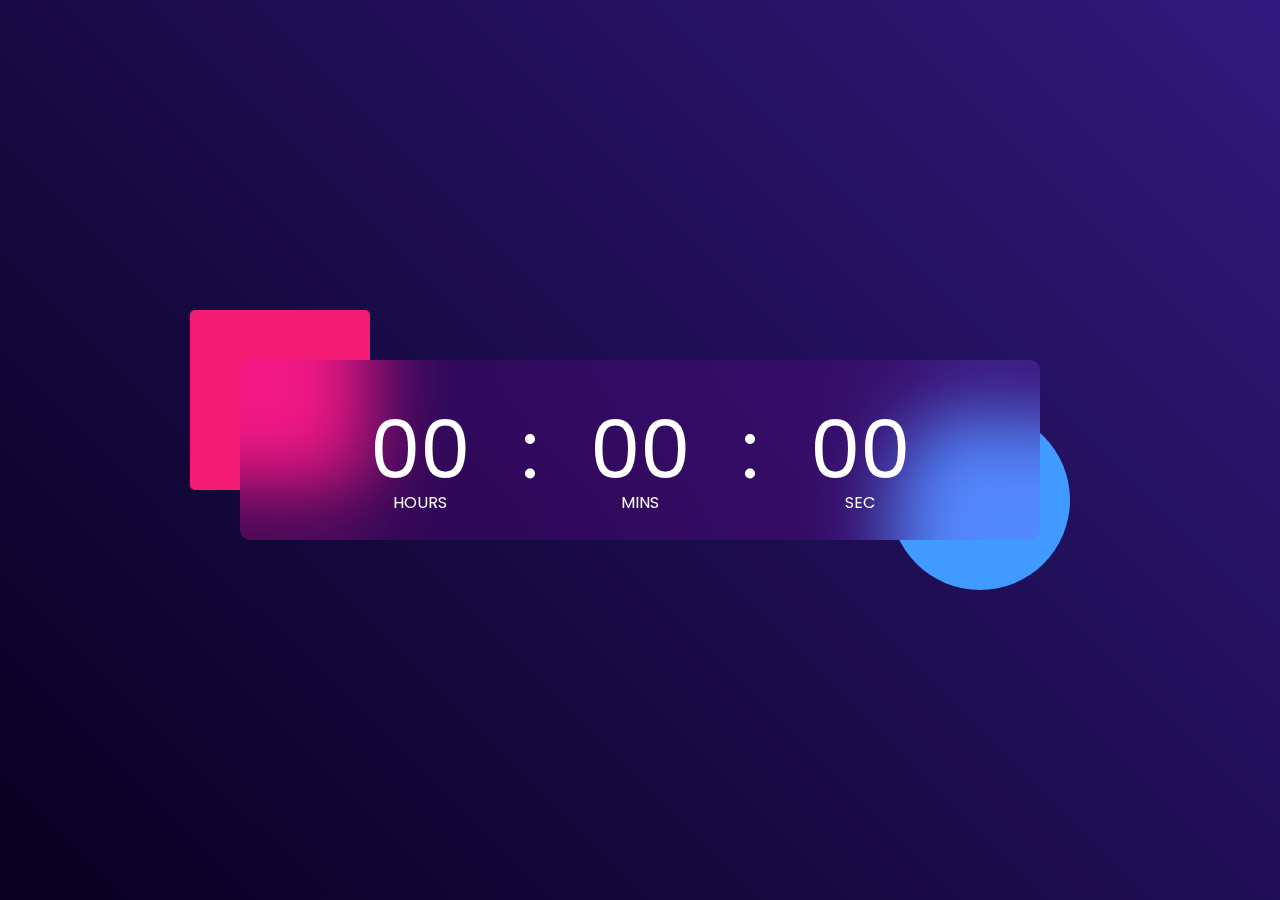
<file: clocks/index.html>
<!DOCTYPE html>
<html lang="en">
<head>
    <meta charset="UTF-8">
    <meta name="viewport" content="width=device-width, initial-scale=1.0">
    <title>Document</title>
    <link rel="preconnect" href="https://fonts.googleapis.com">
    <link rel="preconnect" href="https://fonts.gstatic.com" crossorigin>
    <link href="https://fonts.googleapis.com/css2?family=Poppins:ital,wght@0,100;0,200;0,300;0,400;0,500;0,600;0,700;0,800;0,900;1,100;1,200;1,300;1,400;1,500;1,600;1,700;1,800;1,900&display=swap" rel="stylesheet">
    <link rel="stylesheet" href="./main.css">
</head>
<body>
    <div class="hero">
        <!-- <div class="shape"></div> -->
        <div class="container">
            <div class="clock">
                <span id="hrs">00</span>
                <span>:</span>
                <span id="min">00</span>
                <span>:</span>
                <span id="sec">00</span>
            </div>
        </div>
        <div id="year"></div>
        <div id="day"></div>
    </div>
    <script src="./script.js"></script>
</body>
</html>
</file>
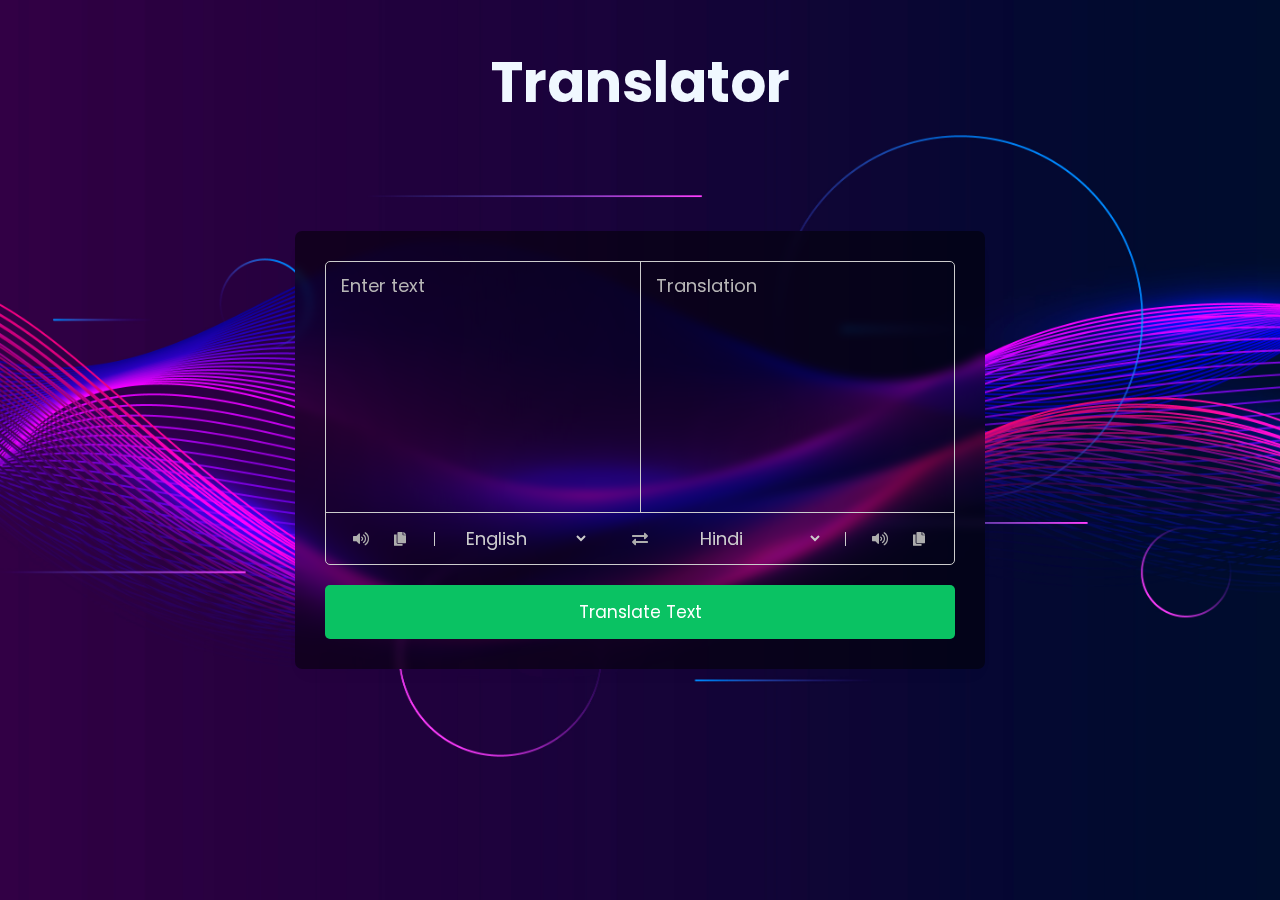
<file: translator/index.html>
<!DOCTYPE html>
<!-- Coding By CodingNepal - youtube.com/codingnepal -->
<html lang="en" dir="ltr">
  <head>
    <meta charset="utf-8">  
    <title>Language Translator | CodingNepal</title>
    <link rel="stylesheet" href="style.css">
    <meta name="viewport" content="width=device-width, initial-scale=1.0">
    <!-- Font Awesome CDN Link for Icons -->
    <link rel="stylesheet" href="https://cdnjs.cloudflare.com/ajax/libs/font-awesome/5.15.3/css/all.min.css"/>
  </head>
  <body>
    <h1 class="text">Translator</h1>
    <div class="container">
      <div class="wrapper">
        <div class="text-input">
          <textarea spellcheck="false" class="from-text" placeholder="Enter text"></textarea>
          <textarea spellcheck="false" readonly disabled class="to-text" placeholder="Translation"></textarea>
        </div>
        <ul class="controls">
          <li class="row from">
            <div class="icons">
              <i id="from" class="fas fa-volume-up"></i>
              <i id="from" class="fas fa-copy"></i>
            </div>
            <select></select>
          </li>
          <li class="exchange"><i class="fas fa-exchange-alt"></i></li>
          <li class="row to">
            <select></select>
            <div class="icons">
              <i id="to" class="fas fa-volume-up"></i>
              <i id="to" class="fas fa-copy"></i>
            </div>
          </li>
        </ul>
      </div>
      <button>Translate Text</button>
    </div>

    <script src="js/countries.js"></script>
    <script src="js/script.js"></script>

  </body>
</html>
</file>
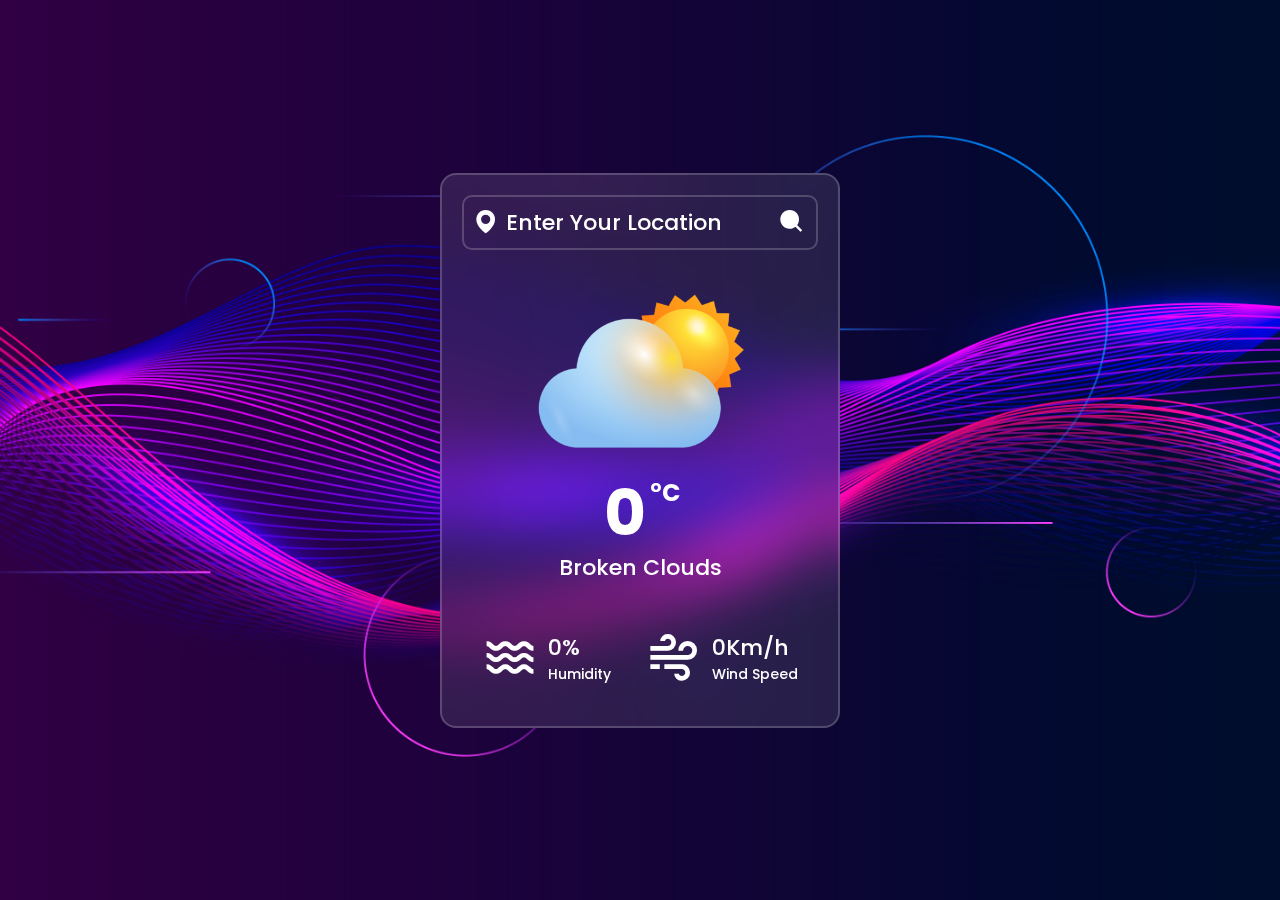
<file: weather/weather.html>
<!DOCTYPE html>
<html lang="en">
<head>
    <meta charset="UTF-8">
    <meta http-equiv="X-UA-Compatible" content="IE=edge">
    <meta name="viewport" content="width=device-width, initial-scale=1.0">
    <title>Weather App</title>
    <link rel="stylesheet" href="./weather.css">
    <link href='https://unpkg.com/boxicons@2.1.4/css/boxicons.min.css' rel='stylesheet'>
</head>
<body>

    <div class="container">
        <div class="search-box">
            <i class="bx bxs-map"></i>
            <input type="text" placeholder="enter your location">
            <button class="bx bxs-search"></button>
        </div>


        <div class="weather-box">
            <div class="box">
              <div class="info-weather">
                <div class="weather">
                  <img src="./images/cloud.png">
                  <p class="temperature">0 <span>°C</span></p>
                  <p class="description">Broken clouds</p>
                </div>
              </div>
            </div>
        </div>

        <div class="weather-details">
            <div class="humidity">
                <i class='bx bx-water'></i>
                <div class="text">
                  <div class="info-humidity">
                    <span>0%</span>
                  </div>
                  <p>Humidity</p>
                </div>
              </div>
              <div class="wind">
                <i class='bx bx-wind'></i>
                <div class="text">
                  <div class="info-wind">
                    <span>0Km/h</span>
                  </div>
                  <p>Wind Speed</p>
                </div>
              </div>
              
        </div>
          
    </div>

    <script src="./weather.js"></script>
    
</body>
</html>
</file>
<file: clocks/main.css>
* {
    margin: 0;
    padding: 0;
    box-sizing: border-box;
    font-family: 'Poppins';
}
.hero {
    width: 100%;
    height: 100vh;
    background: linear-gradient(45deg, #08001f, #30197d);
    color: #fff;
    position: relative;
}
.container {
    width: 800px;
    height: 180px;
    position: absolute;
    top: 50%;
    left: 50%;
    transform: translate(-50%, -50%);
}
.clock {
    width: 100%;
    height: 100%;
    background: rgba(235, 0, 255, 0.11);
    border-radius: 10px;
    display: flex;
    align-items: center;
    justify-content: center;
    backdrop-filter: blur(40px);
}
.container::before {
    content: '';
    position: absolute;
    top: -50px;
    left: -50px;
    width: 180px;
    height: 180px;
    border-radius: 5px;
    background: #f41b75;
    z-index: -1;
}
.container::after {
    content: '';
    position: absolute;
    bottom: -50px;
    right: -30px;
    width: 180px;
    height: 180px;
    border-radius: 50%;
    background: #419aff;
    z-index: -1;
}
.clock span {
    font-size: 80px;
    width: 110px;
    display: inline-block;
    text-align: center;
    position: relative;
}
.clock span::after {
    font-size: 16px;
    position: absolute;
    bottom: -5px;
    left: 50%;
    transform: translateX(-50%);
}
#hrs::after {
    content: 'HOURS';
}
#min::after {
    content: 'MINS';
}
#sec::after {
    content: 'SEC';
}
#day {
    font-size: 40px;
    text-transform: uppercase;
    padding-top: 550px;
    text-align: center;
}
.shape {
    position: absolute;
    width: 200px;
    height: 200px;
    top: 50%;
    left: 50%;
    backdrop-filter: blur(40px);
    
}
</file>
<file: translator/style.css>
@import url('https://fonts.googleapis.com/css2?family=Poppins:wght@400;500;600;700&display=swap');
*{
  margin: 0;
  padding: 0;
  box-sizing: border-box;
  font-family: 'Poppins', sans-serif;
}
body{
  display: flex;
  align-items: center;
  justify-content: center;
  padding: 0 10px;
  min-height: 100vh;
  background-image: url('../currency/background.jpg');
  background-size: cover;
  background-repeat: no-repeat;
}
.container{
  max-width: 690px;
  width: 100%;
  padding: 30px;
  background-color: rgba(0, 0, 0, 0.5);
  backdrop-filter: blur(5px);
  border-radius: 7px;
  box-shadow: 0 10px 20px rgba(0,0,0,0.01);
  color: white;
  margin: 0 auto;
}
.wrapper{
  border-radius: 5px;
  border: 1px solid #ccc;
}
.wrapper .text-input{
  display: flex;
  border-bottom: 1px solid #ccc;
}
.text-input .to-text{
  border-radius: 0px;
  border-left: 1px solid #ccc;
}
.text-input textarea{
  height: 250px;
  width: 100%;
  border: none;
  outline: none;
  resize: none;
  background: none;
  font-size: 18px;
  padding: 10px 15px;
  border-radius: 5px;
  color: #ccc;
}
.text-input textarea::placeholder{
  color: #b7b6b6;
}
.text {
    margin-top: 40px;
    font-size: 3.5rem;
    position: absolute;
    top: 0;
    text-align: center;
    color: aliceblue;
}
.controls, li, .icons, .icons i{
  display: flex;
  align-items: center;
  justify-content: space-between;
}
.controls{
  list-style: none;
  padding: 12px 15px;
}
.controls .row .icons{
  width: 38%;
}
.controls .row .icons i{
  width: 50px;
  color: #adadad;
  font-size: 14px;
  cursor: pointer;
  transition: transform 0.2s ease;
  justify-content: center;
}
.controls .row.from .icons{
  padding-right: 15px;
  border-right: 1px solid #ccc;
}
.controls .row.to .icons{
  padding-left: 15px;
  border-left: 1px solid #ccc;
}
.controls .row select{
  color: #ccc;
  border: none;
  outline: none;
  font-size: 18px;
  background: none;
  padding-left: 5px;
}
.text-input textarea::-webkit-scrollbar{
  width: 4px;
}
.controls .row select::-webkit-scrollbar{
  width: 8px;
}
.text-input textarea::-webkit-scrollbar-track,
.controls .row select::-webkit-scrollbar-track{
  background: #fff;
}
.text-input textarea::-webkit-scrollbar-thumb{
  background: #ddd;
  border-radius: 8px;
}
.controls .row select::-webkit-scrollbar-thumb{
  background: #999;
  border-radius: 8px;
  border-right: 2px solid #ffffff;
}
.controls .exchange{
  color: #adadad;
  cursor: pointer;
  font-size: 16px;
  transition: transform 0.2s ease;
}
.controls i:active{
  transform: scale(0.9);
}
.container button{
  width: 100%;
  padding: 14px;
  outline: none;
  border: none;
  color: #fff;
  cursor: pointer;
  margin-top: 20px;
  font-size: 17px;
  border-radius: 5px;
  background: #0ac263;
}

@media (max-width: 660px){
  .container{
    padding: 20px;
  }
  .wrapper .text-input{
    flex-direction: column;
  }
  .text-input .to-text{
    border-left: 0px;
    border-top: 1px solid #ccc;
  }
  .text-input textarea{
    height: 200px;
  }
  .controls .row .icons{
    display: none;
  }
  .container button{
    padding: 13px;
    font-size: 16px;
  }
  .controls .row select{
    font-size: 16px;
  }
  .controls .exchange{
    font-size: 14px;
  }
}
</file>
<file: weather/weather.css>
@import url("https://fonts.googleapis.com/css2?family=Poppins:wght@300;400;500;600;700;800;900&display=swap");

* {
    margin: 0;
    padding: 0;
    box-sizing: border-box;
    font-family: "Poppins", sans-serif;
}

body {
    display: flex;
    justify-content: center;
    align-items: center;
    min-height: 100vh;
    background: url('./images/background.jpg');
    background-size: cover;
    background-position: center;
}

.container {
    position: relative;
    width: 400px;
    height: 555px;
    background: rgba(255, 255, 255, 0.1);
    backdrop-filter: blur(30px);
    border: 2px solid rgba(255, 255, 255, .2);
    border-radius: 16px;
    padding: 20px;
    color: #fff;
}
.search-box {
    position: relative;
    width: 100%;
    height: 55px;
    display: flex;
    align-items: center;
}

.search-box i {
    position: absolute;
    left: 10px;
    font-size: 28px;
}

.search-box input {
    position: absolute;
    width: 100%;
    height: 100%;
    background: transparent;
}
.search-box input {
    position: absolute;
    width: 100%;
    height: 100%;
    background: transparent;
    border: 2px solid rgba(255, 255, 255, 0.2);
    outline: none;
    border-radius: 10px;
    font-size: 22px;
    color: #fff;
    font-weight: 500;
    text-transform: uppercase;
    padding: 0 48px 0 42px;
  }
  
  .search-box input::placeholder {
    color: #fff;
    text-transform: capitalize;
  }
  .search-box button {
    position: absolute;
    right: 0;
    width: 40px;
    height: 100%;
    background: transparent;
    border: none;
    outline: none;
    font-size: 28px;
    color: #fff;
    padding: 0 40px 0 5px;
    cursor: pointer;
  }
  .weather-box {
    text-align: center;
    margin: 40px 0;
  }
  .weather-box img {
    width: 60%;
  }
  .weather-box .temperature {
    position: relative;
    font-size: 64px;
    line-height: 1;
    font-weight: 700;
    margin: 20px 0 6px -30px;
  }
  
  .weather-box .temperature span {
    position: absolute;
    font-size: 24px;
    margin-left: 4px;
  }
  .weather-box .description {
    font-size: 22px;
    font-weight: 500;
    text-transform: capitalize;
  }
  .weather-details {
    position: absolute;
    bottom: 40px;
    left: 0;
    width: 100%;
    padding: 0 20px;
    display: flex;
  }
  
  .weather-details .humidity,
  .weather-details .wind {
    display: flex;
    align-items: center;
    width: 50%;
  }

  .weather-details .humidity {
    padding-left: 20px;
    justify-content: flex-start;
  }

  .weather-details .wind {
    padding-right: 20px;
    justify-content: flex-end;
  }
  
  .weather-details i {
    font-size: 56px;
    margin-right: 10px;
  }
  .weather-details span {
    display: inline-block;
    font-size: 22px;
    font-weight: 500;
  }
  
  .weather-details p {
    font-size: 14px;
    font-weight: 500;
  }
</file>
